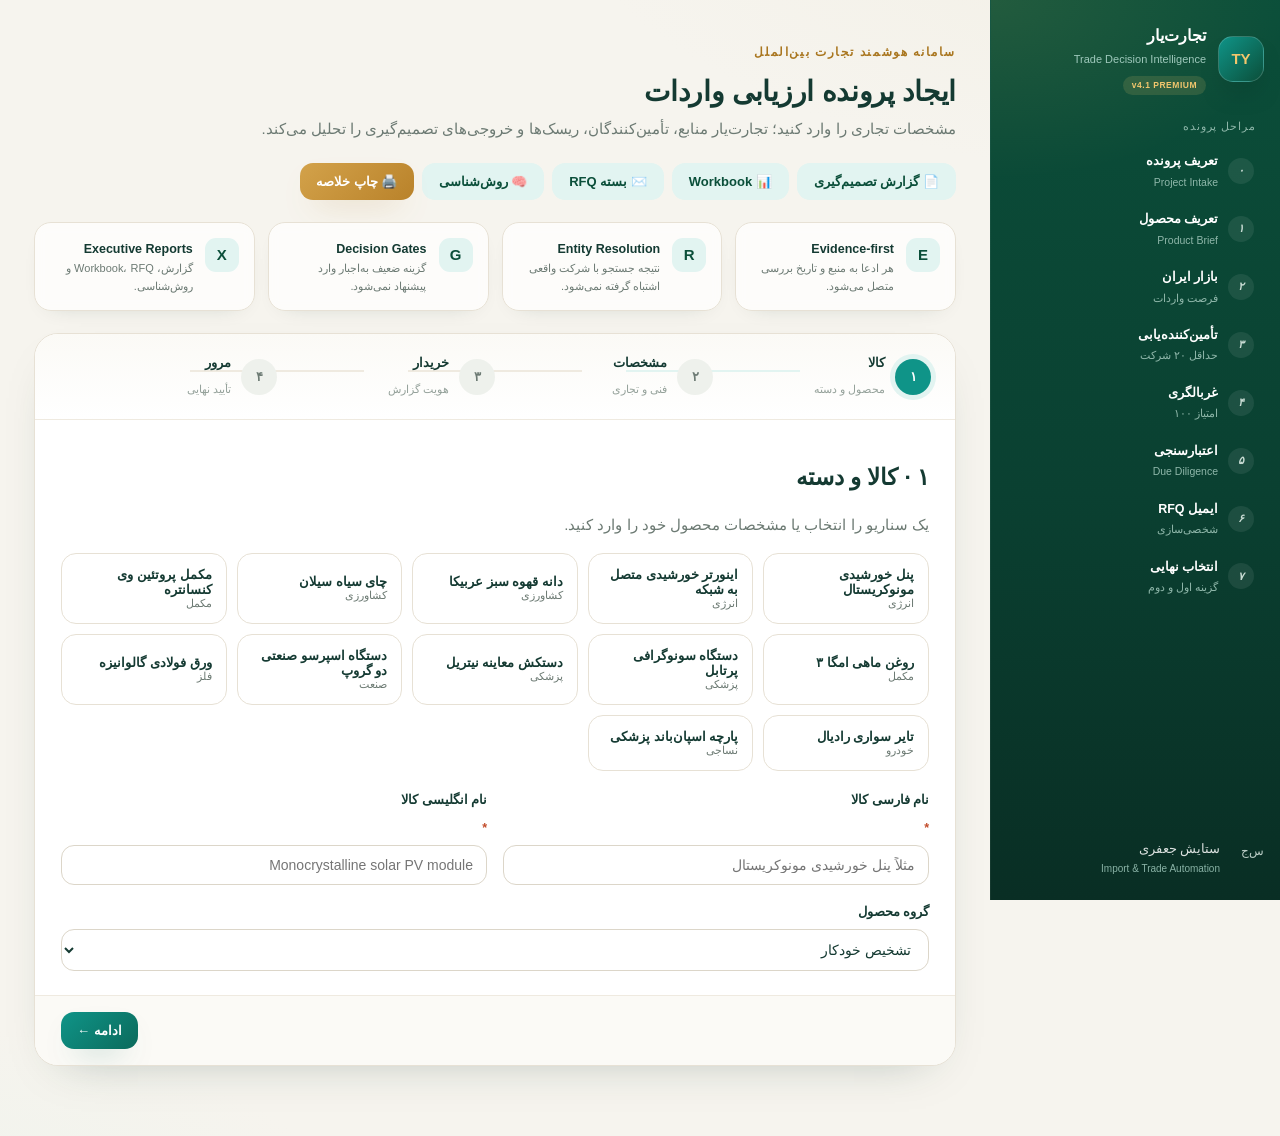
<file: static/index.html>
<!DOCTYPE html>
<html lang="fa" dir="rtl">
<head>
  <meta charset="UTF-8" />
  <meta name="viewport" content="width=device-width, initial-scale=1" />
  <meta name="description" content="تجارت‌یار — سامانه هوشمند و شواهدمحور تصمیم‌گیری واردات، تأمین‌کننده‌یابی و اعتبارسنجی" />
  <title>تجارت‌یار — سامانه هوشمند تصمیم‌یار واردات</title>
  <link rel="stylesheet" href="/static/styles.css?v=11" />
</head>
<body>
  <div class="app">
    <!-- ================= Sidebar ================= -->
    <aside class="sidebar" id="sidebar">
      <div class="brand">
        <div class="logo">TY</div>
        <div>
          <div class="name">تجارت‌یار</div>
          <div class="tag">Trade Decision Intelligence</div>
          <span class="version">v4.1 PREMIUM</span>
        </div>
      </div>

      <nav class="steps" id="stageNav">
        <div class="sec-label">مراحل پرونده</div>
        <div class="step" data-stage="form"><i class="num">۰</i><div><b>تعریف پرونده</b><em>Project Intake</em></div></div>
        <div class="step" data-stage="stage1"><i class="num">۱</i><div><b>تعریف محصول</b><em>Product Brief</em></div></div>
        <div class="step" data-stage="stage2"><i class="num">۲</i><div><b>بازار ایران</b><em>فرصت واردات</em></div></div>
        <div class="step" data-stage="stage3"><i class="num">۳</i><div><b>تأمین‌کننده‌یابی</b><em>حداقل ۲۰ شرکت</em></div></div>
        <div class="step" data-stage="stage4"><i class="num">۴</i><div><b>غربالگری</b><em>امتیاز ۱۰۰</em></div></div>
        <div class="step" data-stage="stage5"><i class="num">۵</i><div><b>اعتبارسنجی</b><em>Due Diligence</em></div></div>
        <div class="step" data-stage="stage6"><i class="num">۶</i><div><b>ایمیل RFQ</b><em>شخصی‌سازی</em></div></div>
        <div class="step" data-stage="stage7"><i class="num">۷</i><div><b>انتخاب نهایی</b><em>گزینه اول و دوم</em></div></div>
      </nav>

      <div class="foot">
        <div class="resume-card" id="resumeCard" hidden>
          <b>پرونده قبلی در دسترس است</b>
          <button class="btn btn-gold btn-sm" id="resumeBtn" style="width:100%">ادامه پرونده قبلی</button>
        </div>
        <div class="credit">
          <div class="logo">س‌ج</div>
          <div>
            <div class="name">ستایش جعفری</div>
            <div class="tag">Import &amp; Trade Automation</div>
          </div>
        </div>
      </div>
    </aside>

    <!-- ================= Main ================= -->
    <main class="main">
      <header class="page-top">
        <div>
          <p class="kicker">سامانه هوشمند تجارت بین‌الملل</p>
          <h1 id="pageTitle">ایجاد پرونده ارزیابی واردات</h1>
          <p class="sub" id="pageSub">مشخصات تجاری را وارد کنید؛ تجارت‌یار منابع، تأمین‌کنندگان، ریسک‌ها و خروجی‌های تصمیم‌گیری را تحلیل می‌کند.</p>
        </div>
        <div class="top-actions" id="downloadBar" hidden>
          <button class="btn btn-soft" id="dlReport">📄 گزارش تصمیم‌گیری</button>
          <button class="btn btn-soft" id="dlExcel">📊 Workbook</button>
          <button class="btn btn-soft" id="dlRfq">✉️ بسته RFQ</button>
          <button class="btn btn-soft" id="dlPrompts">🧠 روش‌شناسی</button>
          <button class="btn btn-gold" id="printBtn">🖨️ چاپ خلاصه</button>
        </div>
      </header>

      <section class="cap-grid" id="capabilityGrid">
        <div class="cap"><div class="ic">E</div><div><strong>Evidence-first</strong><small>هر ادعا به منبع و تاریخ بررسی متصل می‌شود.</small></div></div>
        <div class="cap"><div class="ic">R</div><div><strong>Entity Resolution</strong><small>نتیجه جستجو با شرکت واقعی اشتباه گرفته نمی‌شود.</small></div></div>
        <div class="cap"><div class="ic">G</div><div><strong>Decision Gates</strong><small>گزینه ضعیف به‌اجبار وارد پیشنهاد نمی‌شود.</small></div></div>
        <div class="cap"><div class="ic">X</div><div><strong>Executive Reports</strong><small>گزارش، Workbook، RFQ و روش‌شناسی.</small></div></div>
      </section>

      <!-- ================= Wizard intake ================= -->
      <section id="view-form" class="view active">
        <form id="intake" autocomplete="off" novalidate>
          <div class="wizard">
            <div class="wizard-bar" id="wizardBar"></div>
            <div class="wizard-body">

              <div class="wizard-step" data-step="0">
                <div class="section-head"><div><h2>۱ · کالا و دسته</h2><p class="muted" style="margin:2px 0 0">یک سناریو را انتخاب یا مشخصات محصول خود را وارد کنید.</p></div></div>
                <div class="chips" id="quickChips" style="margin-bottom:18px"></div>
                <div class="grid2">
                  <label class="field">نام فارسی کالا <em>*</em>
                    <input name="product_fa" id="product_fa" autocomplete="off" placeholder="مثلاً پنل خورشیدی مونوکریستال" />
                  </label>
                  <label class="field">نام انگلیسی کالا <em>*</em>
                    <input name="product_en" id="product_en" autocomplete="off" placeholder="Monocrystalline solar PV module" />
                  </label>
                  <label class="field" style="grid-column:1/-1">گروه محصول
                    <select name="product_category">
                      <option value="auto">تشخیص خودکار</option>
                      <option value="agricultural_food">کشاورزی / غذای خام</option>
                      <option value="processed_food">غذا / مکمل / ماده خوراکی فرآوری‌شده</option>
                      <option value="medical_device">تجهیزات و ملزومات پزشکی</option>
                      <option value="electrical_electronic">برقی / الکترونیکی / انرژی</option>
                      <option value="machinery">ماشین‌آلات و تجهیزات صنعتی</option>
                      <option value="chemical_material">مواد شیمیایی / پلیمری / فلزی / نساجی</option>
                      <option value="automotive">خودرویی</option>
                      <option value="general">عمومی</option>
                    </select>
                  </label>
                </div>
              </div>

              <div class="wizard-step" data-step="1">
                <div class="section-head"><div><h2>۲ · مشخصات فنی و تجاری</h2><p class="muted" style="margin:2px 0 0">هرچه مشخصات کامل‌تر باشد، HS، تطابق محصول و RFQ دقیق‌تر است.</p></div></div>
                <div class="grid2">
                  <label class="field">مشخصات فنی اصلی <em>*</em>
                    <input name="specs" id="specs" autocomplete="off" placeholder="ولتاژ، خلوص، جنس، گرید، ابعاد یا استاندارد محصول" />
                    <small class="hint">توصیه: انگلیسی و دقیق</small>
                  </label>
                  <label class="field">مقدار تقریبی سفارش <em>*</em>
                    <input name="qty_hint" id="qty_hint" autocomplete="off" placeholder="مثلاً one 20-foot container" />
                  </label>
                  <label class="field">کاربرد در ایران
                    <input name="application" autocomplete="off" placeholder="نیروگاه، کارخانه، خرده‌فروشی" />
                  </label>
                  <label class="field">گرید / مدل / ظرفیت
                    <input name="grade_model" autocomplete="off" placeholder="550W / Grade A" />
                  </label>
                  <label class="field">واحد خرید
                    <input name="unit" autocomplete="off" placeholder="کیلوگرم / دستگاه" />
                  </label>
                  <label class="field">مشتری هدف در ایران
                    <input name="target_customer" autocomplete="off" placeholder="عمده‌فروش، کارخانه، کلینیک" />
                  </label>
                  <label class="field">ترجیح کشور مبدأ
                    <input name="origin_pref" autocomplete="off" placeholder="چین / ترکیه / هند / اروپا" />
                  </label>
                </div>
              </div>

              <div class="wizard-step" data-step="2">
                <div class="section-head"><div><h2>۳ · خریدار و هویت گزارش</h2><p class="muted" style="margin:2px 0 0">در گزارش مدیریتی و مکاتبات RFQ استفاده می‌شود.</p></div></div>
                <div class="grid2">
                  <label class="field" style="grid-column:1/-1">عنوان پرونده
                    <input name="project_title" autocomplete="off" placeholder="مثلاً ارزیابی واردات پنل خورشیدی برای بازار ایران" />
                  </label>
                  <label class="field">سازمان / مجموعه
                    <input name="organization" autocomplete="organization" placeholder="نام شرکت، مجموعه یا تیم" />
                  </label>
                  <label class="field">هدف گزارش
                    <input name="report_purpose" autocomplete="off" placeholder="ارزیابی فرصت، مذاکره یا امکان‌سنجی" />
                  </label>
                  <label class="field">نام تهیه‌کننده گزارش
                    <input name="owner_fa" autocomplete="name" placeholder="نام و نام خانوادگی" />
                  </label>
                  <label class="field">نام انگلیسی تهیه‌کننده
                    <input name="owner_en" autocomplete="off" placeholder="Report Owner Name" />
                  </label>
                  <label class="field">ایمیل خریدار
                    <input name="buyer_email" type="email" autocomplete="email" placeholder="you@domain.com" />
                  </label>
                  <label class="field">شهر
                    <input name="buyer_city" autocomplete="off" value="Tehran, Iran" />
                  </label>
                </div>
              </div>

              <div class="wizard-step" data-step="3">
                <div class="section-head"><div><h2>۴ · مرور و تأیید</h2><p class="muted" style="margin:2px 0 0">مشخصات را بازبینی کنید؛ برای شروع تحلیل، دکمه را بزنید.</p></div></div>
                <div id="reviewBox"></div>
                <div class="notice amber" style="margin-top:8px"><strong>نکته</strong>اگر شواهد کافی یافت نشود، تجارت‌یار صادقانه «آماده نیست» را گزارش می‌کند و Supplier جعلی نمی‌سازد.</div>
              </div>

            </div>
            <div class="wizard-nav">
              <button type="button" class="btn" id="prevBtn">→ قبلی</button>
              <button type="button" class="btn btn-primary" id="nextBtn">ادامه ←</button>
            </div>
          </div>
        </form>
      </section>

      <!-- ================= Run view ================= -->
      <section id="view-run" class="view">
        <div class="run-card">
          <div class="run-top">
            <div>
              <strong id="runStatus">تجارت‌یار در حال تحلیل است</strong>
              <div class="muted" id="runNow" style="margin-top:2px">آماده‌سازی موتور جستجو…</div>
            </div>
            <div class="pct" id="runPct">0%</div>
          </div>
          <div class="bar"><i id="runBar"></i></div>
          <div class="timer-row">
            <span>⏱ زمان سپری‌شده: <b id="elapsed">00:00</b></span>
            <span>مرحله فعلی: <b id="currentStageLabel">شروع</b></span>
          </div>
          <div class="stage-track" id="stageTrack"></div>
        </div>
        <div class="card">
          <div class="section-head"><div><h2>رویدادهای اجرای پرونده</h2></div></div>
          <div class="log" id="logBox"></div>
        </div>
      </section>

      <!-- ================= Report result ================= -->
      <section id="view-result" class="view">
        <nav class="report-nav" id="reportNav"></nav>
        <div id="reportMount"></div>
        <div class="no-print" style="margin-top:6px">
          <button class="btn" id="resetBtn">＋ ایجاد پرونده جدید</button>
        </div>
      </section>
    </main>
  </div>

  <div id="toasts"></div>
  <script src="/static/app.js?v=11"></script>
</body>
</html>
</file>
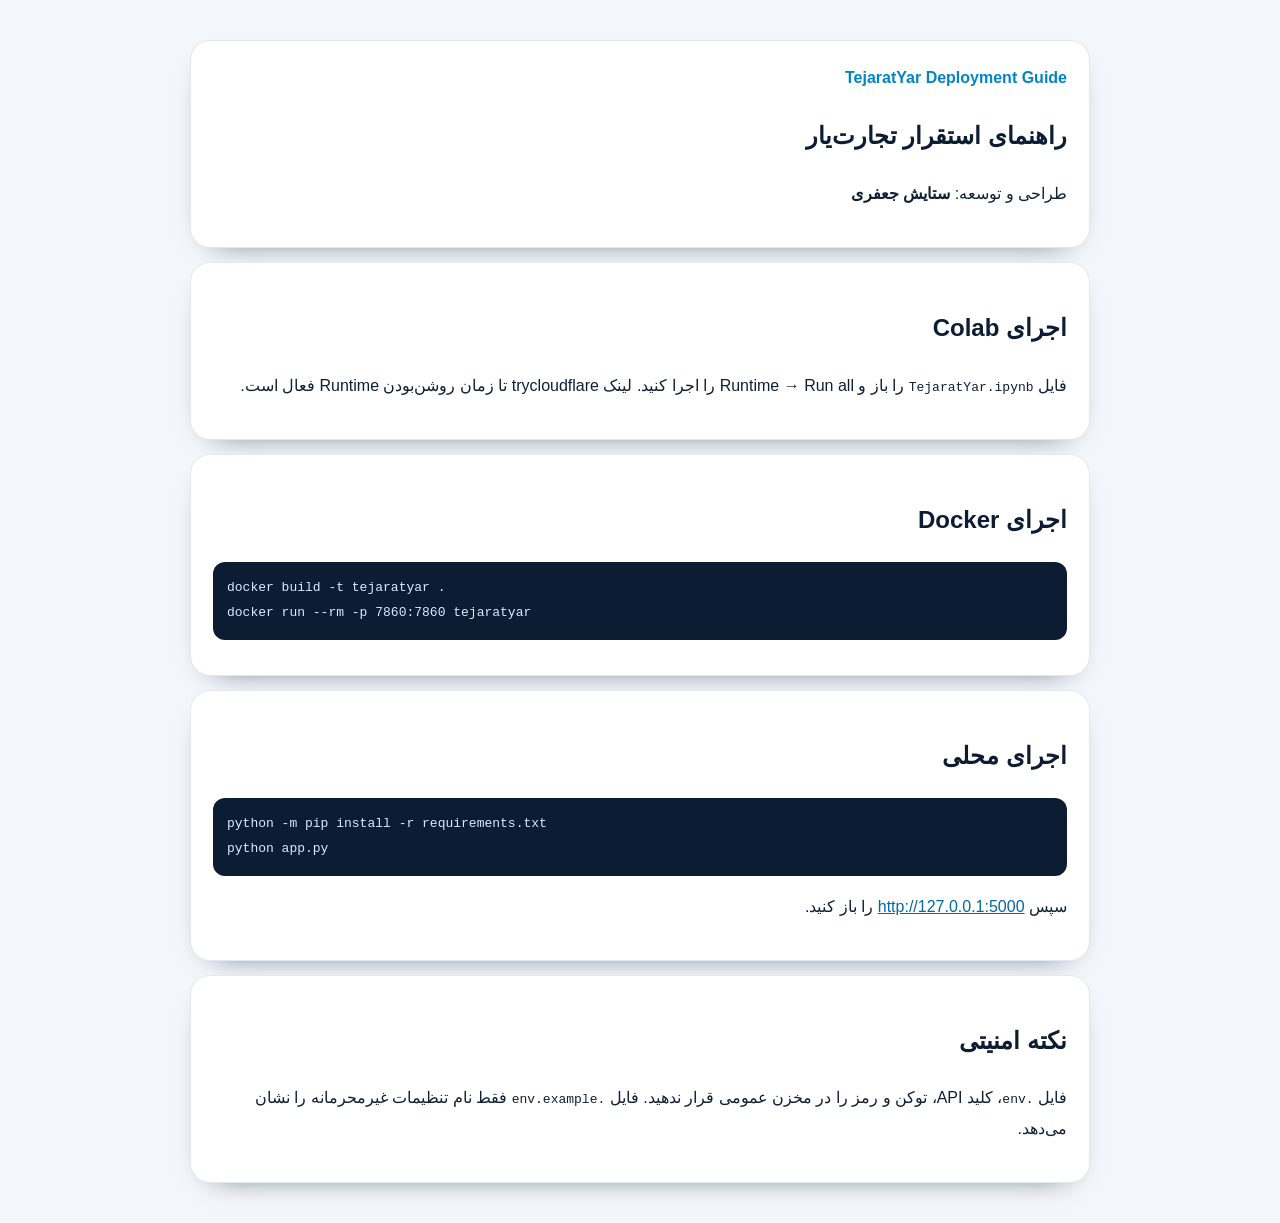
<file: static/share.html>
<!doctype html>
<html lang="fa" dir="rtl">
<head>
  <meta charset="utf-8" />
  <meta name="viewport" content="width=device-width,initial-scale=1" />
  <title>راهنمای استقرار تجارت‌یار</title>
  <style>
    body{margin:0;background:#f3f6fa;color:#102033;font-family:Tahoma,Arial,sans-serif;line-height:1.9}
    main{max-width:900px;margin:40px auto;padding:0 18px}.card{background:#fff;border:1px solid #e2e8f0;border-radius:20px;padding:22px;margin-bottom:14px;box-shadow:0 12px 30px -24px #0b1c33}
    h1,h2{color:#0b1c33}.code{direction:ltr;text-align:left;background:#0b1c33;color:#dbeafe;padding:14px;border-radius:12px;overflow:auto}a{color:#0369a1}.brand{color:#0284c7;font-weight:800}
  </style>
</head>
<body><main>
  <section class="card"><div class="brand">TejaratYar Deployment Guide</div><h1>راهنمای استقرار تجارت‌یار</h1><p>طراحی و توسعه: <strong>ستایش جعفری</strong></p></section>
  <section class="card"><h2>اجرای Colab</h2><p>فایل <code>TejaratYar.ipynb</code> را باز و Runtime → Run all را اجرا کنید. لینک trycloudflare تا زمان روشن‌بودن Runtime فعال است.</p></section>
  <section class="card"><h2>اجرای Docker</h2><pre class="code">docker build -t tejaratyar .
docker run --rm -p 7860:7860 tejaratyar</pre></section>
  <section class="card"><h2>اجرای محلی</h2><pre class="code">python -m pip install -r requirements.txt
python app.py</pre><p>سپس <a href="http://127.0.0.1:5000">http://127.0.0.1:5000</a> را باز کنید.</p></section>
  <section class="card"><h2>نکته امنیتی</h2><p>فایل <code>.env</code>، کلید API، توکن و رمز را در مخزن عمومی قرار ندهید. فایل <code>.env.example</code> فقط نام تنظیمات غیرمحرمانه را نشان می‌دهد.</p></section>
</main></body></html>
</file>
<file: static/styles.css>
/* ============================================================
   TejaratYar 4.1 — premium design system
   Palette: deep emerald / teal + warm gold on warm paper
   Type: Vazirmatn (400/500/600/700), local, no CDN
   ============================================================ */

:root {
  --bg: #f6f4ee;
  --bg-2: #efede5;
  --surface: #ffffff;
  --ink: #143a32;
  --ink-2: #1e4b41;
  --muted: #6c7a73;
  --muted-2: #94a19a;
  --primary: #0f9488;
  --primary-strong: #0b7a6e;
  --primary-deep: #0b4f3a;
  --primary-soft: #e2f4f1;
  --primary-softer: #f0faf8;
  --accent: #c08a2e;
  --accent-strong: #a9761f;
  --accent-soft: #f9efdb;
  --ok: #1f8a4c;
  --ok-soft: #e7f6ec;
  --warn: #b45309;
  --warn-soft: #fdf3e2;
  --danger: #c24b2a;
  --danger-soft: #fbeae4;
  --line: #e7e1d5;
  --line-2: #efeae0;
  --shadow: 0 18px 48px -30px rgba(20, 58, 50, .35);
  --shadow-sm: 0 8px 24px -18px rgba(20, 58, 50, .3);
  --radius: 18px;
  --radius-lg: 24px;
  --font: "Vazirmatn", "Tahoma", "Segoe UI", sans-serif;
}

* { box-sizing: border-box; }
html { scroll-behavior: smooth; }
html, body { margin: 0; padding: 0; }
body {
  font-family: var(--font);
  background:
    radial-gradient(1200px 500px at 100% -10%, #f2efe4 0%, transparent 60%),
    radial-gradient(900px 420px at -10% 110%, #eef3ec 0%, transparent 55%),
    var(--bg);
  color: var(--ink);
  line-height: 1.78;
  font-size: 15px;
  -webkit-font-smoothing: antialiased;
  text-rendering: optimizeLegibility;
}
a { color: var(--primary-strong); text-decoration: none; transition: color .15s; }
a:hover { color: var(--primary); text-decoration: underline; }
button { font-family: inherit; cursor: pointer; }
h1, h2, h3, h4, h5 { color: var(--ink); line-height: 1.35; }
.muted { color: var(--muted); }
.mono, [dir="ltr"] { direction: ltr; }

::-webkit-scrollbar { width: 11px; height: 11px; }
::-webkit-scrollbar-thumb { background: #d8d3c7; border-radius: 8px; border: 3px solid transparent; background-clip: content-box; }
::-webkit-scrollbar-thumb:hover { background: #c4bda9; background-clip: content-box; border: 3px solid transparent; }

/* ---------- Layout ---------- */
.app { display: grid; grid-template-columns: 290px 1fr; min-height: 100vh; }

/* ---------- Sidebar ---------- */
.sidebar {
  background: linear-gradient(180deg, #0b4f3a 0%, #0a4031 55%, #092e24 100%);
  color: #dcebe4;
  position: sticky; top: 0; height: 100vh;
  display: flex; flex-direction: column; gap: 20px; padding: 22px 16px;
  overflow-y: auto;
  border-left: 1px solid rgba(255,255,255,.05);
}
.sidebar::after { content: ""; position: absolute; inset: 0; pointer-events: none; background: radial-gradient(500px 300px at 0 0, rgba(240,199,93,.10), transparent 60%); }
.brand { display: flex; align-items: center; gap: 12px; position: relative; z-index: 1; }
.brand .logo {
  width: 46px; height: 46px; border-radius: 15px;
  background: linear-gradient(135deg, #0f9488, #0b4f3a);
  border: 1px solid rgba(255,255,255,.18);
  display: grid; place-items: center; color: #f2c66d; font-weight: 900; font-size: 15px;
  box-shadow: 0 16px 30px -16px rgba(0,0,0,.6);
}
.brand .name { font-weight: 800; font-size: 16px; color: #fff; }
.brand .tag { font-size: 11px; color: #9fc9bc; }
.version { margin-top: 2px; display: inline-flex; padding: 2px 9px; border-radius: 999px; background: rgba(242,198,109,.14); color: #f2c66d; font-size: 8.5px; font-weight: 900; letter-spacing: .06em; }

.steps { display: flex; flex-direction: column; gap: 3px; position: relative; z-index: 1; }
.steps .sec-label { font-size: 10.5px; letter-spacing: .09em; color: #8fb7aa; text-transform: uppercase; padding: 0 8px 5px; }
.step { display: grid; grid-template-columns: 26px 1fr; gap: 10px; align-items: center; padding: 7px 10px; border-radius: 12px; color: #c9dcd4; transition: background .15s; }
.step .num { width: 26px; height: 26px; border-radius: 999px; display: grid; place-items: center; font-size: 11px; font-weight: 800; background: rgba(255,255,255,.08); }
.step b { display: block; font-size: 12.5px; font-weight: 700; color: #fff; }
.step em { display: block; font-style: normal; font-size: 10.5px; color: #8fb7aa; }
.step.active { background: rgba(15,148,136,.22); box-shadow: inset 0 0 0 1px rgba(15,148,136,.4); }
.step.active .num { background: #0f9488; color: #042f26; }
.step.done .num { background: #34c98f; color: #04301f; }
.step.done { opacity: .8; }

.sidebar .foot { margin-top: auto; position: relative; z-index: 1; }
.resume-card { border: 1px solid rgba(255,255,255,.12); background: rgba(255,255,255,.05); border-radius: 14px; padding: 12px; font-size: 12px; }
.resume-card b { display: block; color: #fff; margin-bottom: 6px; }
.credit { display: flex; align-items: center; gap: 10px; margin-top: 12px; opacity: .85; }
.credit .logo { width: 34px; height: 34px; border-radius: 11px; font-size: 12px; }
.credit .name { font-size: 12.5px; color: #fff; }
.credit .tag { font-size: 10px; color: #9fc9bc; }

/* ---------- Main ---------- */
.main { padding: 30px 34px 70px; max-width: 1280px; }
.page-top { display: flex; align-items: flex-start; justify-content: space-between; gap: 20px; flex-wrap: wrap; margin-bottom: 22px; }
.page-top .kicker { color: var(--accent-strong); font-weight: 800; font-size: 11.5px; letter-spacing: .14em; text-transform: uppercase; }
.page-top h1 { font-size: 28px; font-weight: 800; margin: 6px 0 5px; letter-spacing: -.01em; }
.page-top p.sub { margin: 0; color: var(--muted); max-width: 700px; }
.top-actions { display: flex; flex-wrap: wrap; gap: 8px; }

/* ---------- Buttons ---------- */
.btn {
  display: inline-flex; align-items: center; justify-content: center; gap: 8px;
  border: 1px solid var(--line); background: var(--surface); color: var(--ink);
  border-radius: 13px; padding: 10px 16px; font-size: 13px; font-weight: 800;
  transition: all .16s ease; text-decoration: none;
}
.btn:hover { border-color: var(--primary); color: var(--primary-strong); background: var(--primary-softer); transform: translateY(-1px); text-decoration: none; box-shadow: var(--shadow-sm); }
.btn:disabled { opacity: .5; pointer-events: none; }
.btn-primary { background: linear-gradient(135deg, #0f9488, #0b6a5b); color: #fff; border: none; box-shadow: 0 14px 30px -16px rgba(11,106,91,.7); }
.btn-primary:hover { filter: brightness(1.07); color: #fff; }
.btn-gold { background: linear-gradient(135deg, #d3a24a, #b9822a); color: #fff; border: none; box-shadow: 0 14px 30px -16px rgba(185,130,42,.7); }
.btn-gold:hover { filter: brightness(1.06); color: #fff; }
.btn-ghost { border-color: transparent; background: transparent; color: var(--primary-strong); }
.btn-sm { padding: 7px 11px; font-size: 12px; border-radius: 10px; }
.btn-soft { background: var(--primary-soft); border-color: transparent; color: var(--primary-deep); }
.btn-soft:hover { background: var(--primary-soft); }

/* ---------- Toast ---------- */
#toasts { position: fixed; bottom: 22px; left: 22px; z-index: 999; display: flex; flex-direction: column; gap: 10px; }
.toast { min-width: 270px; max-width: 420px; padding: 13px 16px; border-radius: 14px; background: var(--ink); color: #fff; font-size: 13px; font-weight: 600; box-shadow: var(--shadow); display: flex; gap: 10px; align-items: flex-start; animation: slide .25s ease; }
.toast.ok { background: linear-gradient(135deg,#1f8a4c,#0b4f3a); }
.toast.err { background: linear-gradient(135deg,#c24b2a,#8a2f18); }
.toast .ico { font-weight: 900; }
@keyframes slide { from { opacity: 0; transform: translateY(10px); } to { opacity: 1; transform: none; } }

/* ---------- Views ---------- */
.view { display: none; }
.view.active { display: block; animation: fade .3s ease; }
@keyframes fade { from { opacity: 0; transform: translateY(10px); } to { opacity: 1; transform: none; } }

/* ---------- Cards ---------- */
.card {
  background: var(--surface);
  border: 1px solid var(--line);
  border-radius: var(--radius-lg);
  box-shadow: var(--shadow-sm);
  padding: 22px 24px;
  margin-bottom: 18px;
}
.card h2 { font-size: 18px; margin-bottom: 12px; }
.card h3 { font-size: 15px; margin-bottom: 8px; }
.section-head { display: flex; align-items: center; justify-content: space-between; gap: 12px; margin-bottom: 14px; flex-wrap: wrap; }
.section-head .num { width: 32px; height: 32px; border-radius: 11px; background: var(--primary-soft); color: var(--primary-deep); display: grid; place-items: center; font-weight: 900; font-size: 13px; }

.kicker-lg { color: var(--accent-strong); font-size: 11px; font-weight: 900; letter-spacing: .14em; text-transform: uppercase; }

/* ---------- Capability grid ---------- */
.cap-grid { display: grid; grid-template-columns: repeat(4, 1fr); gap: 13px; margin-bottom: 22px; }
.cap-grid[hidden] { display: none; }
.cap { border: 1px solid var(--line); background: rgba(255,255,255,.72); backdrop-filter: blur(6px); border-radius: 17px; padding: 15px; display: flex; gap: 12px; box-shadow: var(--shadow-sm); }
.cap .ic { min-width: 34px; height: 34px; border-radius: 11px; background: var(--primary-soft); color: var(--primary-deep); display: grid; place-items: center; font-size: 15px; font-weight: 900; }
.cap strong { display: block; color: var(--ink); font-size: 12.5px; }
.cap small { display: block; color: var(--muted); font-size: 11px; line-height: 1.6; }

/* ---------- Form / wizard ---------- */
.wizard { background: var(--surface); border: 1px solid var(--line); border-radius: var(--radius-lg); box-shadow: var(--shadow); overflow: hidden; }
.wizard-bar { display: flex; gap: 0; padding: 18px 24px; border-bottom: 1px solid var(--line-2); background: linear-gradient(180deg,#fbfaf6,#fff); }
.wz-step { display: flex; align-items: center; gap: 10px; flex: 1; position: relative; }
.wz-step:not(:last-child)::after { content: ""; position: absolute; top: 18px; right: calc(50% + 22px); width: calc(100% - 44px); height: 2px; background: var(--line-2); }
.wz-step.on:not(:last-child)::after, .wz-step.passed:not(:last-child)::after { background: var(--primary-soft); }
.wz-step .dot { width: 36px; height: 36px; border-radius: 999px; background: #eef1ec; color: var(--muted); display: grid; place-items: center; font-weight: 800; font-size: 13px; flex-shrink: 0; transition: all .2s; }
.wz-step .dot .check { display: none; }
.wz-step .t b { display: block; font-size: 12.5px; color: var(--ink); white-space: nowrap; }
.wz-step .t small { font-size: 10.5px; color: var(--muted-2); }
.wz-step.on .dot { background: var(--primary); color: #fff; box-shadow: 0 0 0 5px var(--primary-soft); }
.wz-step.passed .dot { background: var(--ok-soft); color: var(--ok); }
.wz-step.passed .dot .n { display: none; }
.wz-step.passed .dot .check { display: inline; }

.wizard-body { padding: 24px 26px; }
.wizard-nav { display: flex; justify-content: space-between; gap: 12px; padding: 16px 26px; border-top: 1px solid var(--line-2); background: #fbfaf6; }
.wizard-step { display: none; }
.wizard-step.active { display: block; animation: fade .25s ease; }

.grid2 { display: grid; grid-template-columns: 1fr 1fr; gap: 16px; }
.grid3 { display: grid; grid-template-columns: repeat(3, 1fr); gap: 16px; }

.field { display: flex; flex-direction: column; gap: 6px; font-size: 12.5px; font-weight: 800; color: var(--ink); }
.field em { color: var(--danger); font-style: normal; }
.field small.hint { font-weight: 400; color: var(--muted-2); font-size: 11px; }
.field input, .field select, .field textarea {
  font-family: inherit; border: 1px solid #dcd6c9; border-radius: 13px; padding: 11px 13px;
  font-size: 14px; font-weight: 400; background: #fff; color: var(--ink); width: 100%;
  transition: border-color .15s, box-shadow .15s;
}
.field input:focus, .field select:focus, .field textarea:focus { outline: none; border-color: var(--primary); box-shadow: 0 0 0 4px rgba(15,148,136,.14); }
.field.invalid input { border-color: var(--danger); box-shadow: 0 0 0 3px rgba(194,75,42,.12); }

.chips { display: grid; grid-template-columns: repeat(auto-fill, minmax(158px, 1fr)); gap: 10px; }
.chip { border: 1px solid var(--line); background: #fff; color: var(--ink); border-radius: 15px; padding: 13px 14px; font-size: 13px; font-weight: 800; text-align: right; transition: all .15s ease; }
.chip:hover { border-color: var(--primary); transform: translateY(-2px); box-shadow: var(--shadow-sm); }
.chip.selected { background: linear-gradient(180deg, var(--primary-soft), var(--primary-softer)); border-color: var(--primary); color: var(--primary-deep); box-shadow: inset 0 0 0 1px var(--primary); }
.chip small { display: block; font-weight: 400; font-size: 11px; color: var(--muted); }
.chip.selected small { color: var(--primary-strong); }

.review-row { display: grid; grid-template-columns: 170px 1fr; gap: 10px 16px; padding: 9px 0; border-bottom: 1px dashed var(--line-2); font-size: 13.5px; }
.review-row b { color: var(--muted); font-weight: 700; }
.review-row span { color: var(--ink); }

/* ---------- Run view ---------- */
.run-card { background: var(--surface); border: 1px solid var(--line); border-radius: var(--radius-lg); padding: 24px; box-shadow: var(--shadow); }
.run-top { display: flex; justify-content: space-between; align-items: center; gap: 14px; margin-bottom: 14px; }
.run-top strong { font-size: 18px; color: var(--ink); }
.run-top .pct { font-size: 30px; font-weight: 900; color: var(--primary); font-variant-numeric: tabular-nums; }
.bar { height: 13px; background: #eef1ec; border-radius: 999px; overflow: hidden; }
.bar i { display: block; height: 100%; width: 0; background: linear-gradient(90deg, #0b7a6e, #34c98f); transition: width .45s ease; border-radius: 999px; }
.timer-row { display: flex; gap: 20px; margin-top: 11px; font-size: 12.5px; color: var(--muted); flex-wrap: wrap; }
.timer-row b { color: var(--ink); font-variant-numeric: tabular-nums; }

.stage-track { display: grid; grid-template-columns: repeat(7, 1fr); gap: 8px; margin-top: 18px; }
.stage-track .st { text-align: center; }
.stage-track .dot { height: 6px; border-radius: 999px; background: #e4e9e3; margin-bottom: 6px; transition: .3s; }
.stage-track .st.active .dot { background: var(--primary); box-shadow: 0 0 0 4px var(--primary-soft); }
.stage-track .st.done .dot { background: #34c98f; }
.stage-track span { font-size: 10px; color: var(--muted); font-weight: 700; }

.log { background: #fafaf7; border: 1px solid var(--line); border-radius: 15px; padding: 6px 14px; max-height: 46vh; overflow: auto; font-size: 13px; }
.log .row { display: grid; grid-template-columns: 64px 116px 1fr; gap: 10px; padding: 9px 4px; border-bottom: 1px solid var(--line-2); align-items: baseline; }
.log .row:last-child { border-bottom: none; }
.log time { color: var(--muted-2); font-size: 12px; }
.log .stage { color: var(--primary-strong); font-weight: 800; font-size: 12.5px; }
.log .stage.error { color: var(--danger); }
.log .stage.done { color: var(--ok); }

/* ---------- Report ---------- */
.report-nav {
  position: sticky; top: 0; z-index: 40;
  display: flex; gap: 6px; flex-wrap: wrap; align-items: center;
  background: rgba(255,255,255,.9); backdrop-filter: blur(10px);
  border: 1px solid var(--line); border-radius: 15px; padding: 8px 12px;
  margin-bottom: 20px; box-shadow: var(--shadow-sm);
}
.report-nav a {
  font-size: 12px; font-weight: 800; color: var(--muted); padding: 7px 12px; border-radius: 10px;
  white-space: nowrap; transition: all .15s;
}
.report-nav a:hover { color: var(--primary-strong); background: var(--primary-softer); text-decoration: none; }
.report-nav a.on { background: var(--primary-deep); color: #fff; }
.report-nav .sep { width: 1px; height: 18px; background: var(--line); }

.report-section { scroll-margin-top: 70px; margin-bottom: 18px; }

/* Hero */
.hero {
  position: relative; overflow: hidden;
  background: linear-gradient(135deg, #0b4f3a, #0b7a6e 60%, #0f9488);
  color: #fff; border-radius: var(--radius-lg); padding: 26px 28px; margin-bottom: 18px;
  box-shadow: var(--shadow);
}
.hero::before { content: ""; position: absolute; top: -60px; left: -40px; width: 280px; height: 280px; border-radius: 50%; background: radial-gradient(circle, rgba(242,198,109,.25), transparent 70%); }
.hero::after { content: ""; position: absolute; bottom: -80px; right: -30px; width: 260px; height: 260px; border-radius: 50%; background: radial-gradient(circle, rgba(255,255,255,.12), transparent 70%); }
.hero-inner { position: relative; z-index: 1; display: flex; align-items: center; justify-content: space-between; gap: 24px; flex-wrap: wrap; }
.hero .kicker { color: #f2c66d; font-size: 11px; font-weight: 900; letter-spacing: .14em; text-transform: uppercase; }
.hero h1 { color: #fff; font-size: 24px; margin: 6px 0 4px; }
.hero p { margin: 0; color: #cfe6dd; max-width: 620px; }
.hero-meta { display: flex; gap: 8px; flex-wrap: wrap; margin-top: 14px; }
.hero-chip { background: rgba(255,255,255,.12); border: 1px solid rgba(255,255,255,.16); padding: 7px 13px; border-radius: 999px; font-size: 12px; font-weight: 700; color: #eaf4ef; }
.hero-chip b { color: #f2c66d; }

.gauge { width: 150px; height: 150px; border-radius: 50%; background: conic-gradient(#f2c66d calc(var(--g)*1%), rgba(255,255,255,.14) 0); display: grid; place-items: center; position: relative; flex-shrink: 0; }
.gauge::before { content: ""; position: absolute; inset: 13px; border-radius: 50%; background: #0b5c4b; }
.gauge .g-in { position: relative; z-index: 1; text-align: center; }
.gauge .g-num { font-size: 34px; font-weight: 900; color: #fff; line-height: 1; font-variant-numeric: tabular-nums; }
.gauge .g-lbl { font-size: 11px; color: #cfe6dd; font-weight: 700; margin-top: 4px; }

/* status badges */
.badge { display: inline-flex; align-items: center; width: fit-content; border-radius: 999px; padding: 5px 12px; font-size: 11.5px; font-weight: 900; line-height: 1.5; text-align: center; white-space: nowrap; }
.badge.ok { background: var(--ok-soft); color: var(--ok); }
.badge.warn { background: var(--warn-soft); color: var(--warn); }
.badge.pending { background: #eef1ec; color: var(--muted); }
.badge.danger { background: var(--danger-soft); color: var(--danger); }
.badge.gold { background: var(--accent-soft); color: var(--accent-strong); }
.badge.teal { background: var(--primary-soft); color: var(--primary-deep); }

/* KPI / stat */
.kpis { display: grid; grid-template-columns: repeat(4, 1fr); gap: 13px; margin-bottom: 18px; }
.kpi { background: var(--surface); border: 1px solid var(--line); border-radius: 17px; padding: 16px; box-shadow: var(--shadow-sm); position: relative; overflow: hidden; }
.kpi::before { content: ""; position: absolute; top: 0; right: 0; left: 0; height: 3px; background: linear-gradient(90deg, var(--primary), var(--accent)); }
.kpi small, .kpi span { display: block; color: var(--muted); font-size: 11px; }
.kpi strong { display: block; color: var(--ink); font-size: 27px; margin: 3px 0; font-variant-numeric: tabular-nums; }
.kpi .ic { float: left; font-size: 22px; opacity: .5; }

/* Readiness breakdown */
.stage-meter { display: grid; grid-template-columns: 1fr 1fr; gap: 12px 22px; }
.meter { display: grid; grid-template-columns: 92px 1fr 40px; gap: 10px; align-items: center; font-size: 12.5px; }
.meter b { color: var(--ink); font-weight: 700; }
.meter .tr { height: 9px; background: var(--line-2); border-radius: 999px; overflow: hidden; }
.meter .tr i { display: block; height: 100%; border-radius: 999px; background: linear-gradient(90deg, var(--primary), #34c98f); }
.meter .v { text-align: left; font-variant-numeric: tabular-nums; color: var(--muted); font-weight: 700; }

/* decision pair */
.decision-pair { display: grid; grid-template-columns: 1fr 1fr; gap: 15px; margin-bottom: 16px; }
.choice { padding: 19px; border-radius: 19px; border: 1px solid var(--line); background: #fff; box-shadow: var(--shadow-sm); }
.choice.first { border-color: #e3c989; background: linear-gradient(180deg,#fffdf6,#fff); box-shadow: 0 0 0 1px #e3c989, var(--shadow-sm); }
.choice h4 { margin: 0 0 6px; color: var(--muted); font-size: 12.5px; }
.choice strong { font-size: 18px; color: var(--ink); }
.choice ul { margin: 10px 0 0; padding-right: 18px; }
.choice li { font-size: 13px; margin-bottom: 6px; color: #40564e; }

/* QA list */
.qa-list { display: grid; grid-template-columns: repeat(2, 1fr); gap: 9px; }
.qa { padding: 11px 13px; border-radius: 13px; border: 1px solid var(--line); background: #fff; }
.qa.pass { background: var(--ok-soft); border-color: #bfe6cb; }
.qa.open { background: var(--warn-soft); border-color: #eedcc0; }
.qa b { display: block; font-size: 13px; }
.qa span { font-size: 12px; color: var(--muted); }

.kv { display: grid; grid-template-columns: 155px 1fr; gap: 7px 16px; font-size: 14px; }
.kv b { color: var(--muted); font-weight: 800; }

.notice { margin: 12px 0; padding: 14px 17px; border-radius: 14px; border-right: 5px solid var(--primary); background: var(--primary-softer); color: var(--primary-deep); }
.notice.green { border-right-color: var(--ok); background: var(--ok-soft); color: #14532d; }
.notice.amber { border-right-color: var(--warn); background: var(--warn-soft); color: var(--warn); }
.notice.red { border-right-color: var(--danger); background: var(--danger-soft); color: var(--danger); }
.notice strong { display: block; margin-bottom: 3px; color: inherit; }

/* ---------- Tables ---------- */
.filter-bar { display: flex; gap: 10px; flex-wrap: wrap; align-items: center; margin-bottom: 12px; }
.filter-bar input[type="search"] { flex: 1; min-width: 200px; border: 1px solid #dcd6c9; border-radius: 11px; padding: 9px 13px; font-size: 13px; font-family: inherit; }
.filter-bar select { border: 1px solid #dcd6c9; border-radius: 11px; padding: 9px 8px; font-size: 12.5px; font-family: inherit; }
.table-wrap { overflow: auto; border: 1px solid var(--line); border-radius: 15px; background: #fff; margin-bottom: 16px; }
table { width: 100%; border-collapse: collapse; font-size: 13px; }
th, td { padding: 11px 13px; border-bottom: 1px solid var(--line-2); text-align: right; vertical-align: top; }
th { background: #fafaf6; color: var(--ink); position: sticky; top: 0; font-size: 12px; white-space: nowrap; }
th.sortable { cursor: pointer; user-select: none; }
th.sortable:hover { color: var(--primary-strong); }
th .caret { font-size: 10px; color: var(--primary); }
tbody tr:hover { background: var(--primary-softer); }
tr:last-child td { border-bottom: none; }
.empty { padding: 28px; text-align: center; color: var(--muted); font-size: 13px; }
.score-cell { font-variant-numeric: tabular-nums; font-weight: 900; color: var(--primary-strong); }
.mini-bar { height: 6px; background: var(--line-2); border-radius: 999px; overflow: hidden; margin-top: 4px; }
.mini-bar i { display: block; height: 100%; background: var(--primary); }

.flags { display: flex; flex-wrap: wrap; gap: 6px; }
.flag { font-size: 11.5px; padding: 4px 10px; border-radius: 999px; font-weight: 800; }
.flag.g { background: var(--ok-soft); color: var(--ok); }
.flag.r { background: var(--danger-soft); color: var(--danger); }
.flag.w { background: var(--warn-soft); color: var(--warn); }
.flag.t { background: var(--primary-soft); color: var(--primary-deep); }

/* bars / scoring */
.bars { display: grid; gap: 8px; }
.bars .row { display: grid; grid-template-columns: 150px 1fr 40px; gap: 10px; align-items: center; font-size: 12.5px; }
.bars .track { height: 9px; background: var(--line-2); border-radius: 99px; overflow: hidden; }
.bars .track i { display: block; height: 100%; background: linear-gradient(90deg, var(--primary), #34c98f); border-radius: 99px; }

/* email */
.email-box { white-space: pre-wrap; background: #fffdf4; color: #3b2f16; border: 1px solid #eeddc0; border-radius: 15px; padding: 16px; font-size: 13px; line-height: 1.7; direction: ltr; text-align: left; }
.copy-row { display: flex; justify-content: flex-end; gap: 8px; margin-top: 9px; }

/* compare */
.compare-grid { display: grid; grid-template-columns: repeat(auto-fill, minmax(270px, 1fr)); gap: 15px; }
.comp-card { background: #fff; border: 1px solid var(--line); border-radius: 18px; padding: 17px; box-shadow: var(--shadow-sm); transition: transform .15s; }
.comp-card:hover { transform: translateY(-3px); }
.comp-card .score-ring { width: 64px; height: 64px; border-radius: 999px; display: grid; place-items: center; font-weight: 900; font-size: 17px; color: #fff; background: conic-gradient(var(--primary) var(--p), var(--line-2) 0); position: relative; }
.comp-card .score-ring > span { width: 48px; height: 48px; border-radius: 999px; background: #fff; display: grid; place-items: center; color: var(--ink); }
.comp-head { display: flex; justify-content: space-between; align-items: center; gap: 10px; margin-bottom: 8px; }
.comp-card .copy-row { margin-top: 10px; }

/* landed cost */
.lc-grid { display: grid; grid-template-columns: 1fr 1fr; gap: 22px; }
.lc-input { display: grid; grid-template-columns: 1fr 140px; gap: 8px; align-items: center; margin-bottom: 10px; }
.lc-input label { font-size: 12.5px; font-weight: 700; color: var(--ink); }
.lc-input input { border: 1px solid #dcd6c9; border-radius: 11px; padding: 9px 11px; font-size: 13px; font-family: inherit; direction: ltr; text-align: left; }
.lc-total { background: linear-gradient(135deg, #0b4f3a, #0b7a6e); color: #fff; border-radius: 16px; padding: 18px; text-align: center; box-shadow: var(--shadow-sm); }
.lc-total .big { font-size: 30px; font-weight: 900; color: #f2c66d; font-variant-numeric: tabular-nums; }
.lc-total .big.per { font-size: 21px; }
.lc-total small { color: #cfe6dd; }

/* print */
@media print {
  .sidebar, .report-nav, .top-actions, .copy-row, #toasts, .no-print, .btn { display: none !important; }
  .app { display: block; }
  .main { padding: 0; max-width: none; }
  .card, .hero { box-shadow: none; break-inside: avoid; border: 1px solid #ddd; }
  body { background: #fff; }
}

/* responsive */
@media (max-width: 1080px) { .cap-grid, .kpis { grid-template-columns: repeat(2, 1fr); } .grid3 { grid-template-columns: repeat(2,1fr); } }
@media (max-width: 840px) {
  .app { grid-template-columns: 1fr; }
  .sidebar { position: static; height: auto; flex-direction: row; flex-wrap: wrap; align-items: center; gap: 14px; }
  .sidebar .steps { display: none; }
  .sidebar .foot { margin: 0; }
  .grid2, .grid3, .decision-pair, .lc-grid, .qa-list, .stage-meter { grid-template-columns: 1fr; }
  .stage-track { grid-template-columns: repeat(4, 1fr); }
  .main { padding: 18px 14px 60px; }
  .wz-step .t { display: none; }
  .wizard-bar { gap: 14px; justify-content: center; }
}
</file>
